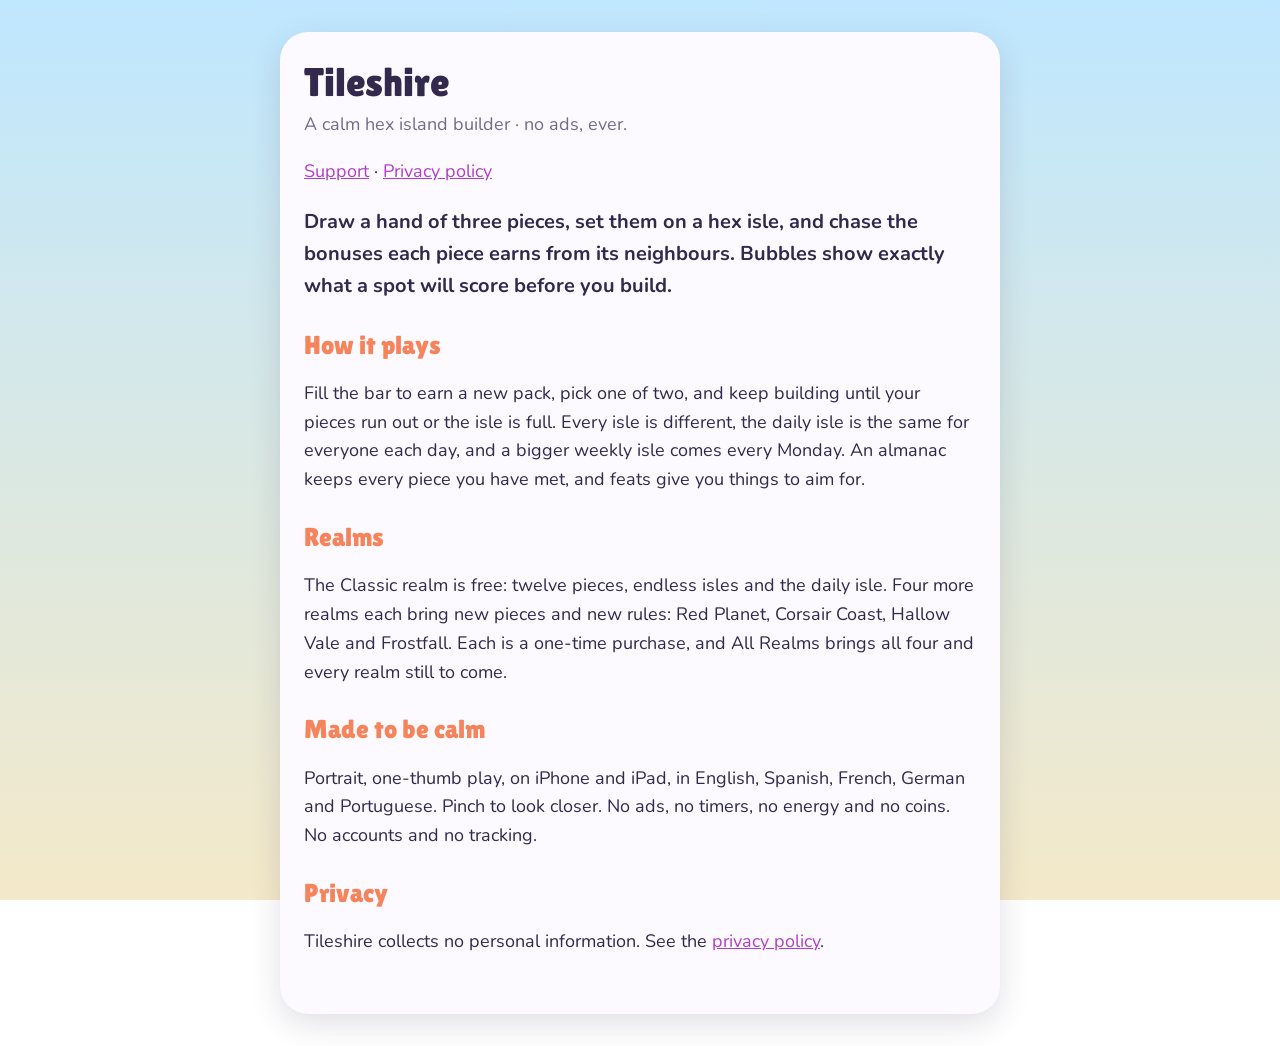
<file: index.html>
<!doctype html>
<html lang="en">
<head>
<meta charset="utf-8">
<meta name="viewport" content="width=device-width, initial-scale=1">
<title>Tileshire: a calm hex island builder</title>
<link href="https://fonts.googleapis.com/css2?family=Lilita+One&family=Nunito:wght@400;700;900&display=swap" rel="stylesheet">
<link rel="stylesheet" href="site.css">
</head>
<body>
<main>
<h1>Tileshire</h1>
<p class="meta">A calm hex island builder · no ads, ever.</p>

<p><a href="support.html">Support</a> · <a href="privacy.html">Privacy policy</a></p>
<p class="lead">Draw a hand of three pieces, set them on a hex isle, and chase the bonuses each piece earns from its neighbours. Bubbles show exactly what a spot will score before you build.</p>

<h2>How it plays</h2>
<p>Fill the bar to earn a new pack, pick one of two, and keep building until your pieces run out or the isle is full. Every isle is different, the daily isle is the same for everyone each day, and a bigger weekly isle comes every Monday. An almanac keeps every piece you have met, and feats give you things to aim for.</p>

<h2>Realms</h2>
<p>The Classic realm is free: twelve pieces, endless isles and the daily isle. Four more realms each bring new pieces and new rules: Red Planet, Corsair Coast, Hallow Vale and Frostfall. Each is a one-time purchase, and All Realms brings all four and every realm still to come.</p>

<h2>Made to be calm</h2>
<p>Portrait, one-thumb play, on iPhone and iPad, in English, Spanish, French, German and Portuguese. Pinch to look closer. No ads, no timers, no energy and no coins. No accounts and no tracking.</p>

<h2>Privacy</h2>
<p>Tileshire collects no personal information. See the <a href="privacy.html">privacy policy</a>.</p>
</main>
</body>
</html>
</file>
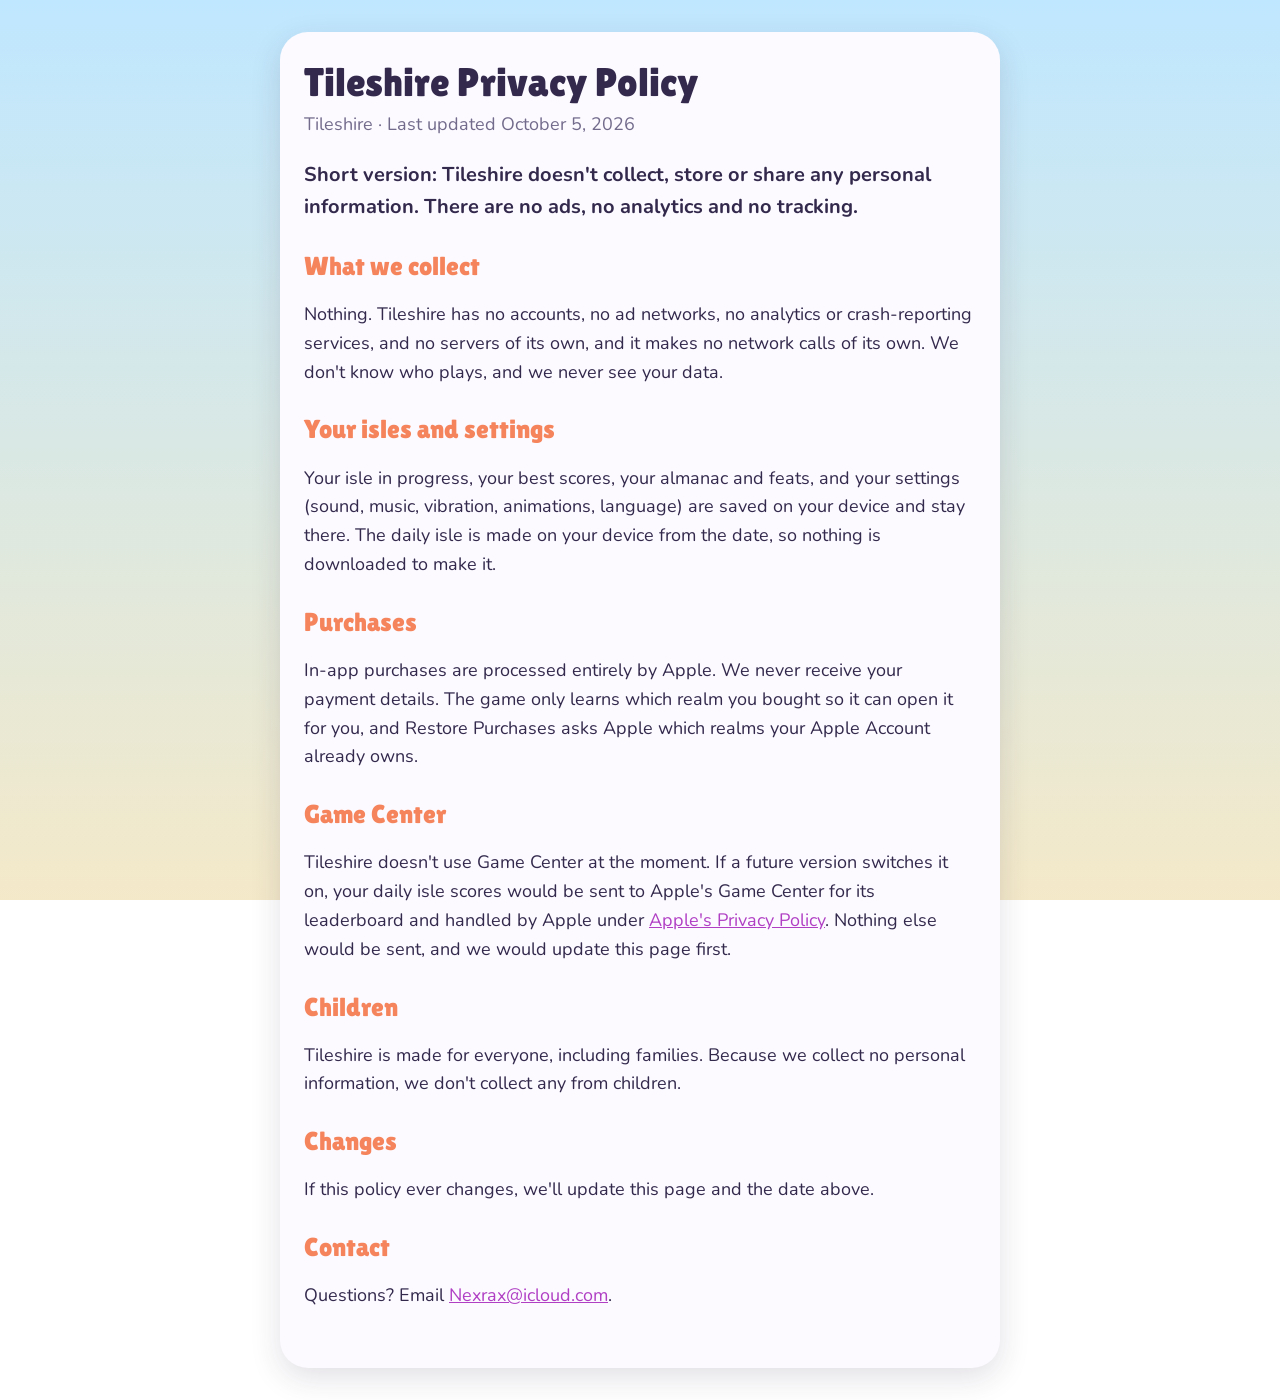
<file: privacy.html>
<!doctype html>
<html lang="en">
<head>
<meta charset="utf-8">
<meta name="viewport" content="width=device-width, initial-scale=1">
<title>Tileshire Privacy Policy</title>
<link href="https://fonts.googleapis.com/css2?family=Lilita+One&family=Nunito:wght@400;700;900&display=swap" rel="stylesheet">
<link rel="stylesheet" href="site.css">
</head>
<body>
<main>
<h1>Tileshire Privacy Policy</h1>
<p class="meta">Tileshire · Last updated October 5, 2026</p>

<p class="lead">Short version: Tileshire doesn't collect, store or share any personal information. There are no ads, no analytics and no tracking.</p>

<h2>What we collect</h2>
<p>Nothing. Tileshire has no accounts, no ad networks, no analytics or crash-reporting services, and no servers of its own, and it makes no network calls of its own. We don't know who plays, and we never see your data.</p>

<h2>Your isles and settings</h2>
<p>Your isle in progress, your best scores, your almanac and feats, and your settings (sound, music, vibration, animations, language) are saved on your device and stay there. The daily isle is made on your device from the date, so nothing is downloaded to make it.</p>

<h2>Purchases</h2>
<p>In-app purchases are processed entirely by Apple. We never receive your payment details. The game only learns which realm you bought so it can open it for you, and Restore Purchases asks Apple which realms your Apple Account already owns.</p>

<h2>Game Center</h2>
<p>Tileshire doesn't use Game Center at the moment. If a future version switches it on, your daily isle scores would be sent to Apple's Game Center for its leaderboard and handled by Apple under <a href="https://www.apple.com/legal/privacy/">Apple's Privacy Policy</a>. Nothing else would be sent, and we would update this page first.</p>

<h2>Children</h2>
<p>Tileshire is made for everyone, including families. Because we collect no personal information, we don't collect any from children.</p>

<h2>Changes</h2>
<p>If this policy ever changes, we'll update this page and the date above.</p>

<h2>Contact</h2>
<p>Questions? Email <a href="mailto:Nexrax@icloud.com">Nexrax@icloud.com</a>.</p>
</main>
</body>
</html>
</file>
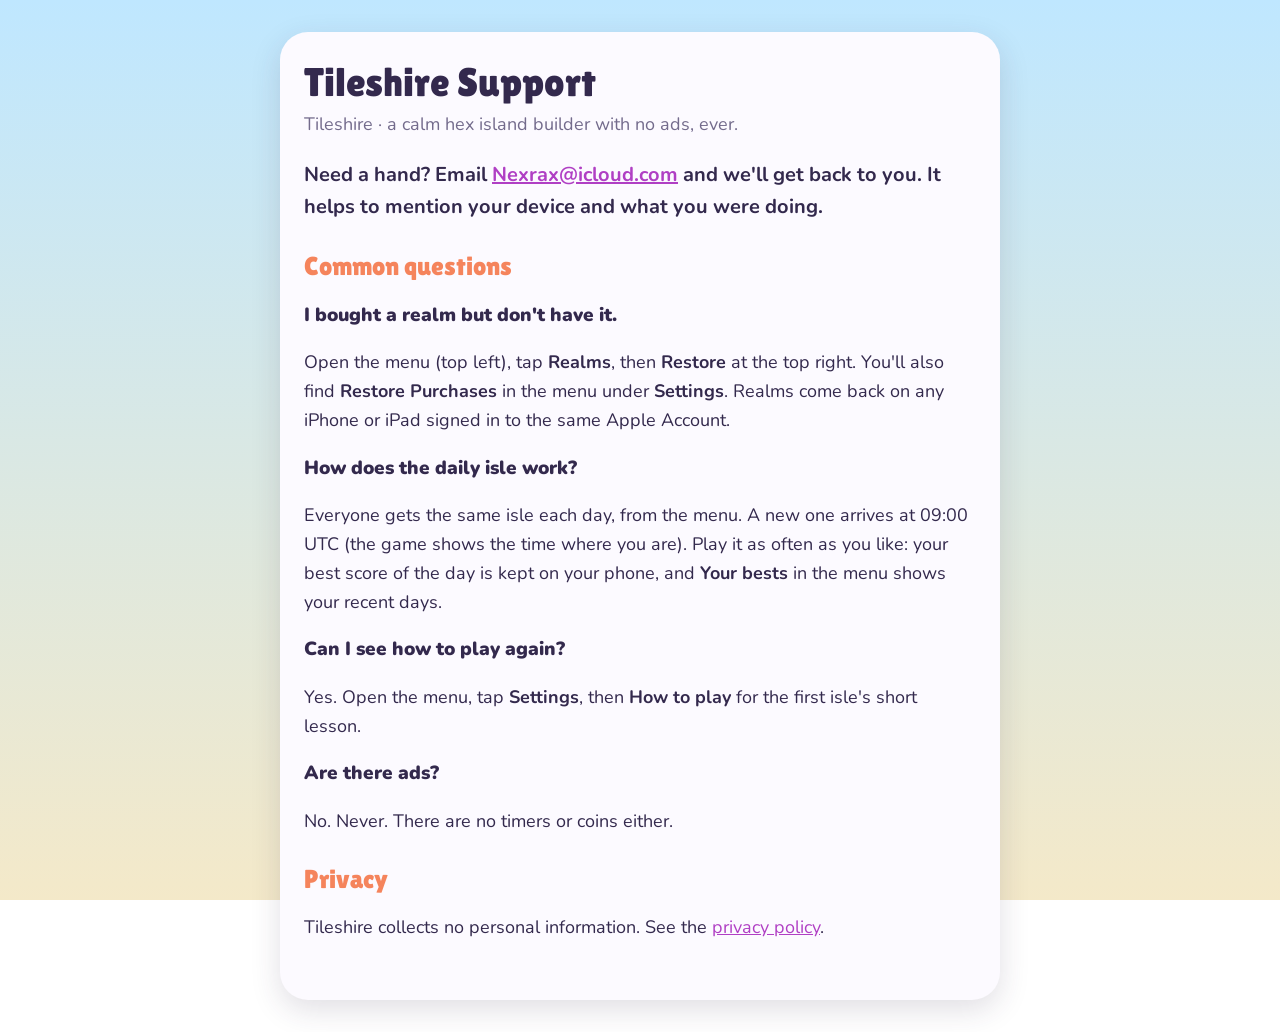
<file: support.html>
<!doctype html>
<html lang="en">
<head>
<meta charset="utf-8">
<meta name="viewport" content="width=device-width, initial-scale=1">
<title>Tileshire Support</title>
<link href="https://fonts.googleapis.com/css2?family=Lilita+One&family=Nunito:wght@400;700;900&display=swap" rel="stylesheet">
<link rel="stylesheet" href="site.css">
</head>
<body>
<main>
<h1>Tileshire Support</h1>
<p class="meta">Tileshire · a calm hex island builder with no ads, ever.</p>

<p class="lead">Need a hand? Email <a href="mailto:Nexrax@icloud.com">Nexrax@icloud.com</a> and we'll get back to you. It helps to mention your device and what you were doing.</p>

<h2>Common questions</h2>

<h3>I bought a realm but don't have it.</h3>
<p>Open the menu (top left), tap <b>Realms</b>, then <b>Restore</b> at the top right. You'll also find <b>Restore Purchases</b> in the menu under <b>Settings</b>. Realms come back on any iPhone or iPad signed in to the same Apple Account.</p>

<h3>How does the daily isle work?</h3>
<p>Everyone gets the same isle each day, from the menu. A new one arrives at 09:00 UTC (the game shows the time where you are). Play it as often as you like: your best score of the day is kept on your phone, and <b>Your bests</b> in the menu shows your recent days.</p>

<h3>Can I see how to play again?</h3>
<p>Yes. Open the menu, tap <b>Settings</b>, then <b>How to play</b> for the first isle's short lesson.</p>

<h3>Are there ads?</h3>
<p>No. Never. There are no timers or coins either.</p>

<h2>Privacy</h2>
<p>Tileshire collects no personal information. See the <a href="privacy.html">privacy policy</a>.</p>
</main>
</body>
</html>
</file>
<file: site.css>
:root { --ink: #33294D; --soft: #736B8C; --coral: #F5845C; --paper: #FCFAFF; --sky: #BFE7FF; --sand: #F4E9C9; }
* { box-sizing: border-box; }
body { margin: 0; font: 400 18px/1.6 'Nunito', system-ui, sans-serif; color: var(--ink);
  background: linear-gradient(180deg, var(--sky), var(--sand)) fixed; }
main { max-width: 720px; margin: 32px auto; padding: 28px 24px 40px; background: var(--paper);
  border-radius: 28px; box-shadow: 0 10px 30px rgba(51, 41, 77, .15); }
@media (max-width: 760px) { main { margin: 16px; } }
h1 { font: 400 40px/1.1 'Lilita One', sans-serif; margin: 0 0 6px; }
h2 { font: 400 26px/1.2 'Lilita One', sans-serif; color: var(--coral); margin: 28px 0 6px; }
h3 { font-weight: 900; font-size: 19px; margin: 18px 0 2px; }
.meta { color: var(--soft); margin: 0 0 18px; }
.lead { font-weight: 700; font-size: 20px; }
a { color: #B03FC4; }
</file>
